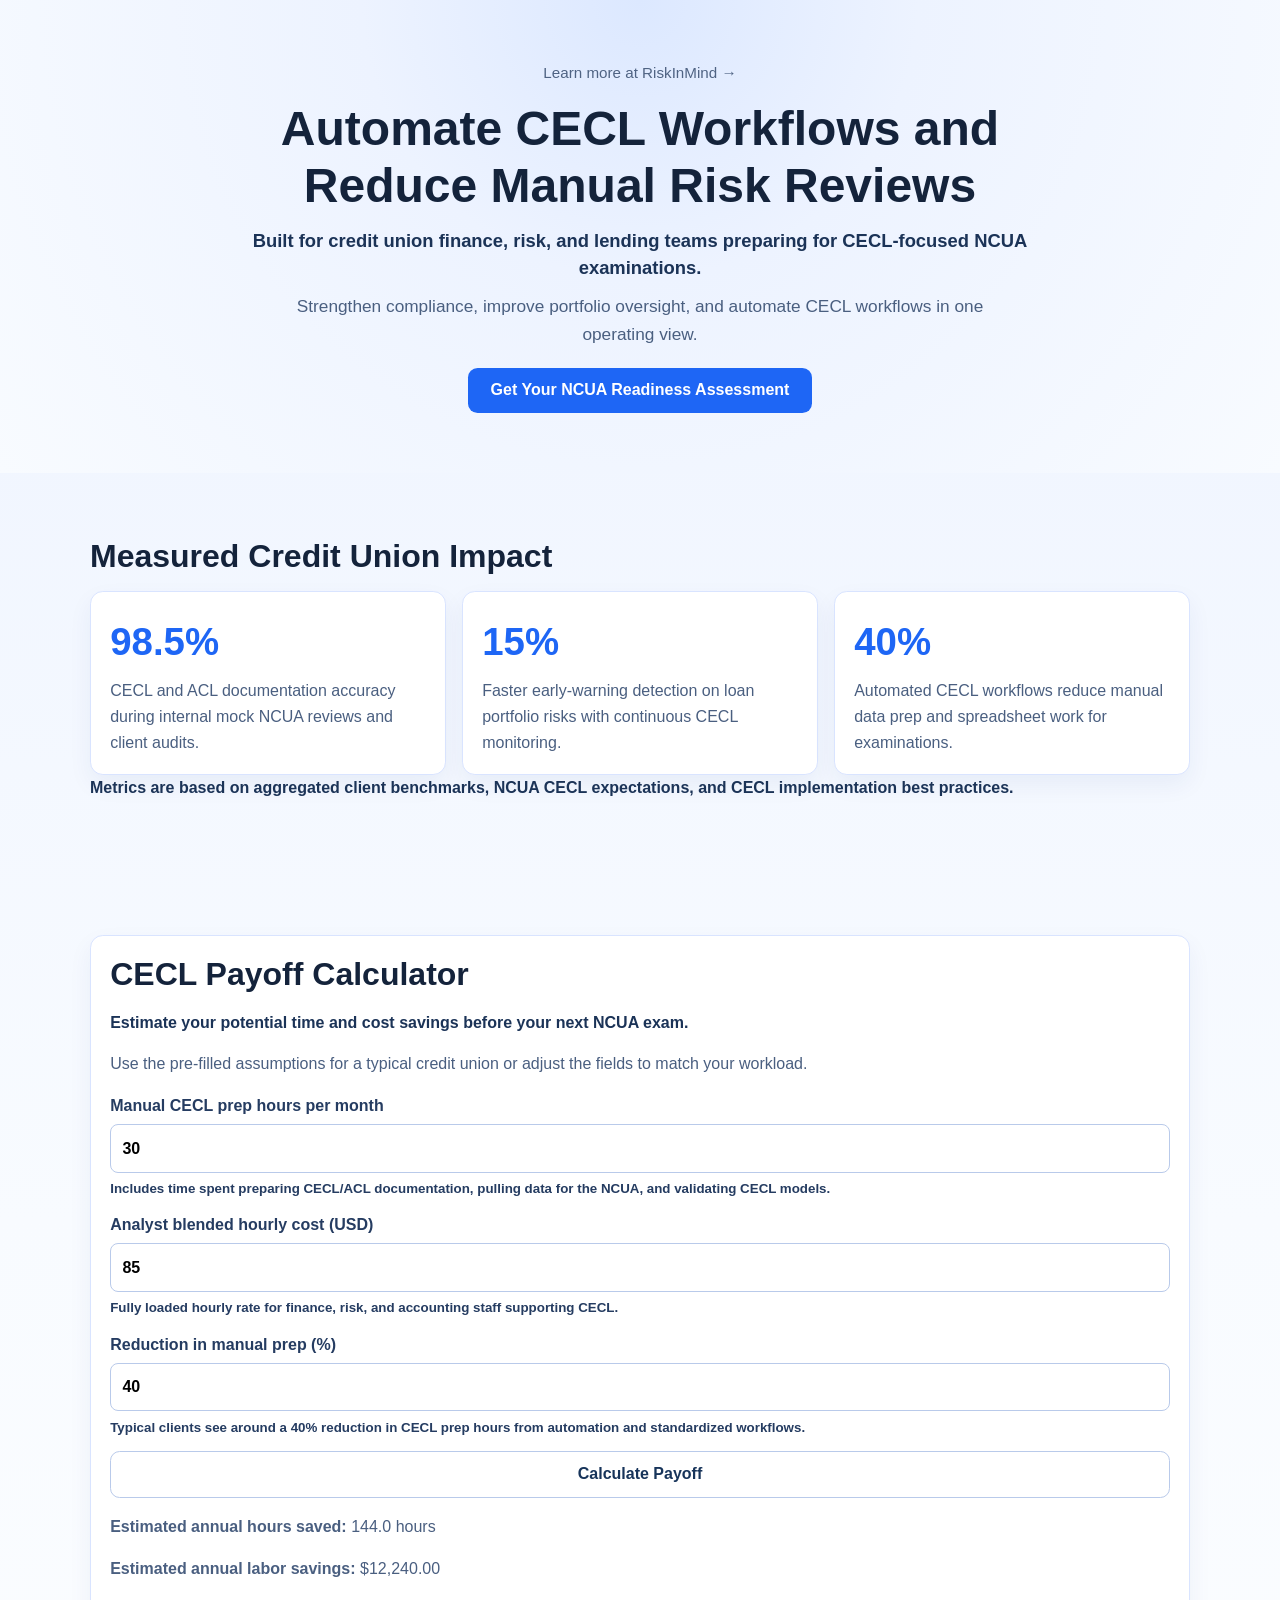
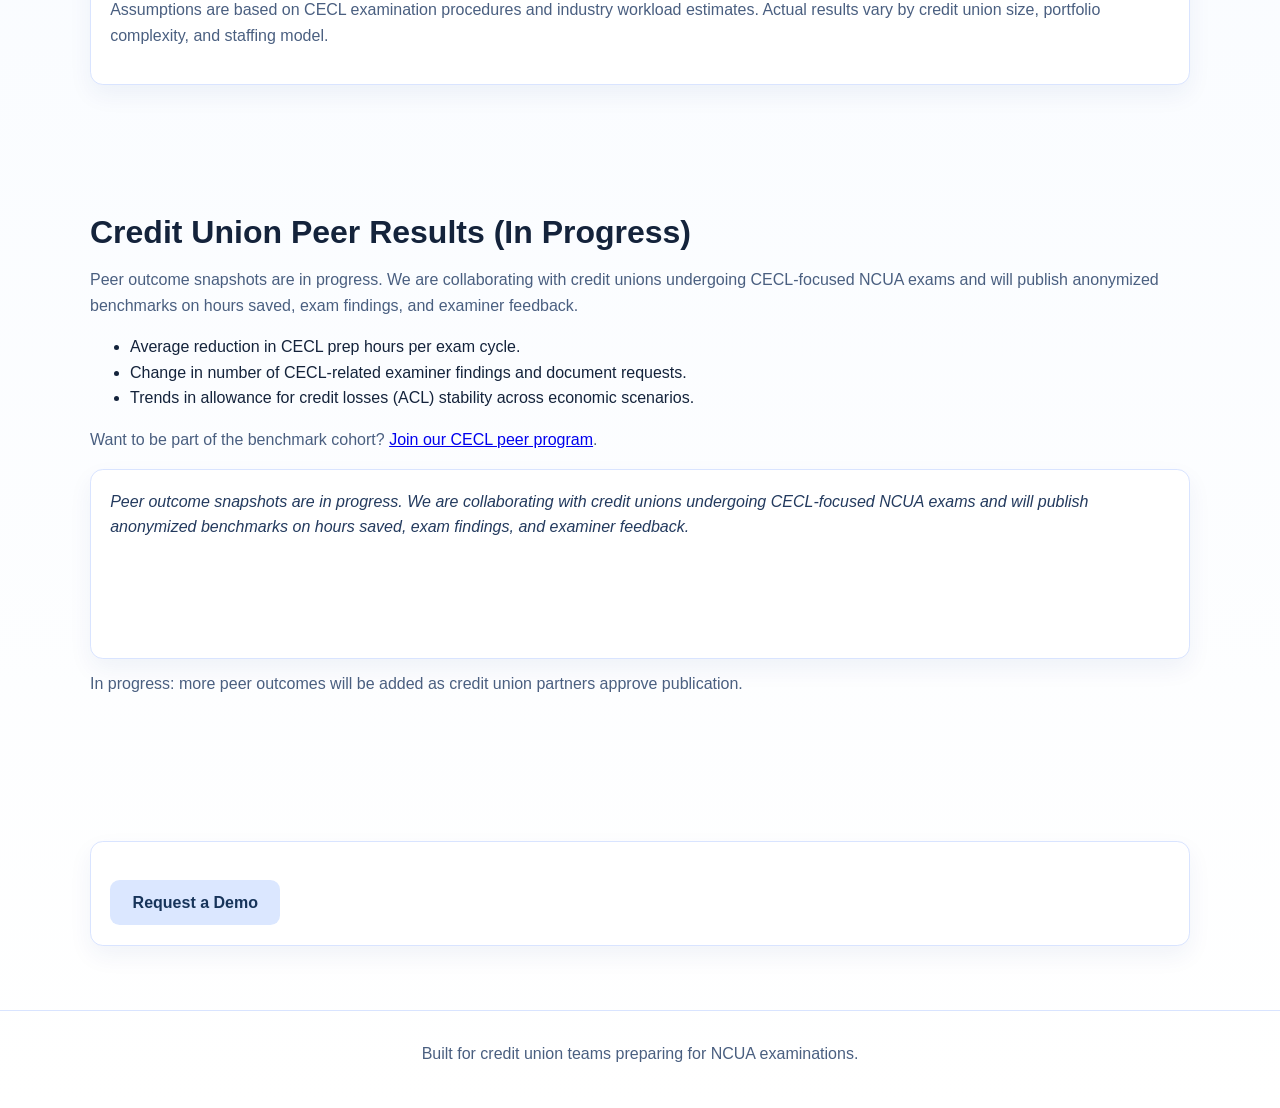
<file: index.html>
<!DOCTYPE html>
<html lang="en">
  <head>
    <meta charset="UTF-8" />
    <meta name="viewport" content="width=device-width, initial-scale=1.0" />
    <title>AI-Powered Compliance for Credit Unions</title>
    <!-- Google tag (gtag.js) -->
    <script async src="https://www.googletagmanager.com/gtag/js?id=G-9Q48M17PFB"></script>
    <script>
      window.dataLayer = window.dataLayer || [];
      function gtag(){dataLayer.push(arguments);}

      gtag('js', new Date());

      gtag('config', 'G-9Q48M17PFB', {
        transport_type: 'beacon'
      });

      gtag('event', 'page_view');
    </script>
    <link rel="stylesheet" href="styles.css" />
  </head>
  <body data-testimonials-src="testimonials.json">
    <header class="hero">
      <div class="container hero-content">
        <a
          class="brand-link"
          href="https://riskinmind.ai"
          target="_blank"
          rel="noopener noreferrer"
          >Learn more at RiskInMind &rarr;</a
        >
        <h1 id="heroHeadline">Be Ready Before Your Next NCUA CECL Examination</h1>
        <p class="hero-credibility">
          Built for credit union finance, risk, and lending teams preparing for
          CECL-focused NCUA examinations.
        </p>
        <p class="hero-subheadline">
          Strengthen compliance, improve portfolio oversight, and automate CECL
          workflows in one operating view.
        </p>
        <a
          href="https://meetings-na2.hubspot.com/raj-kunwar"
          target="_blank"
          rel="noopener noreferrer"
        >
          <button id="ctaButton" class="btn-primary" type="button">Schedule Demo</button>
        </a>
      </div>
    </header>

    <main>
      <section class="stats section" id="impact-stats">
        <div class="container">
          <h2>Measured Credit Union Impact</h2>
          <div class="stats-grid">
            <article class="stat-card">
              <p class="stat-number">98.5%</p>
              <p class="stat-label">
                CECL and ACL documentation accuracy during internal mock NCUA
                reviews and client audits.
              </p>
            </article>
            <article class="stat-card">
              <p class="stat-number">15%</p>
              <p class="stat-label">
                Faster early-warning detection on loan portfolio risks with
                continuous CECL monitoring.
              </p>
            </article>
            <article class="stat-card">
              <p class="stat-number">40%</p>
              <p class="stat-label">
                Automated CECL workflows reduce manual data prep and spreadsheet
                work for examinations.
              </p>
            </article>
          </div>
          <p class="section-kicker">
            Metrics are based on aggregated client benchmarks, NCUA CECL
            expectations, and CECL implementation best practices.
          </p>
        </div>
      </section>

      <section class="calculator section" id="cecl-payoff-calculator">
        <div class="container calculator-content">
          <h2>CECL Payoff Calculator</h2>
          <p class="section-kicker">
            Estimate your potential time and cost savings before your next NCUA
            exam.
          </p>
          <p>
            Use the pre-filled assumptions for a typical credit union or adjust
            the fields to match your workload.
          </p>
          <form id="ceclCalculatorForm" class="calculator-form">
            <label>
              Manual CECL prep hours per month
              <input
                id="monthlyHours"
                type="number"
                min="0"
                step="0.1"
                value="30"
                required
              />
              <small>
                Includes time spent preparing CECL/ACL documentation, pulling
                data for the NCUA, and validating CECL models.
              </small>
            </label>
            <label>
              Analyst blended hourly cost (USD)
              <input
                id="hourlyCost"
                type="number"
                min="0"
                step="0.01"
                value="85"
                required
              />
              <small>
                Fully loaded hourly rate for finance, risk, and accounting
                staff supporting CECL.
              </small>
            </label>
            <label>
              Reduction in manual prep (%)
              <input
                id="reductionPercent"
                type="number"
                min="0"
                max="100"
                step="0.1"
                value="40"
                required
              />
              <small>
                Typical clients see around a 40% reduction in CECL prep hours
                from automation and standardized workflows.
              </small>
            </label>
            <button type="submit" class="btn-form-action">Calculate Payoff</button>
          </form>
          <div id="calculatorResults" class="calculator-results" aria-live="polite"></div>
          <p>
            Assumptions are based on CECL examination procedures and industry
            workload estimates. Actual results vary by credit union size,
            portfolio complexity, and staffing model.
          </p>
        </div>
      </section>

      <section class="testimonials section" id="peer-results">
        <div class="container">
          <h2>Credit Union Peer Results (In Progress)</h2>
          <p>
            Peer outcome snapshots are in progress. We are collaborating with
            credit unions undergoing CECL-focused NCUA exams and will publish
            anonymized benchmarks on hours saved, exam findings, and examiner
            feedback.
          </p>
          <ul>
            <li>Average reduction in CECL prep hours per exam cycle.</li>
            <li>
              Change in number of CECL-related examiner findings and document
              requests.
            </li>
            <li>
              Trends in allowance for credit losses (ACL) stability across
              economic scenarios.
            </li>
          </ul>
          <p>
            Want to be part of the benchmark cohort?
            <a href="#schedule-demo">Join our CECL peer program</a>.
          </p>
          <div class="carousel-shell">
            <div id="testimonialContainer" class="testimonial-carousel" aria-live="polite"></div>
          </div>
          <p id="testimonialStatus" class="testimonial-status"></p>
        </div>
      </section>

      <section class="schedule-demo section" id="schedule-demo">
        <div class="container schedule-demo-content">
          <a
            href="https://meetings-na2.hubspot.com/raj-kunwar"
            target="_blank"
            rel="noopener noreferrer"
          >
            <button class="btn-secondary" type="button">Request a Demo</button>
          </a>
        </div>
      </section>

    </main>

    <footer class="site-footer">
      <p>Built for credit union teams preparing for NCUA examinations.</p>
    </footer>

    <script src="script.js"></script>
  </body>
</html>
</file>
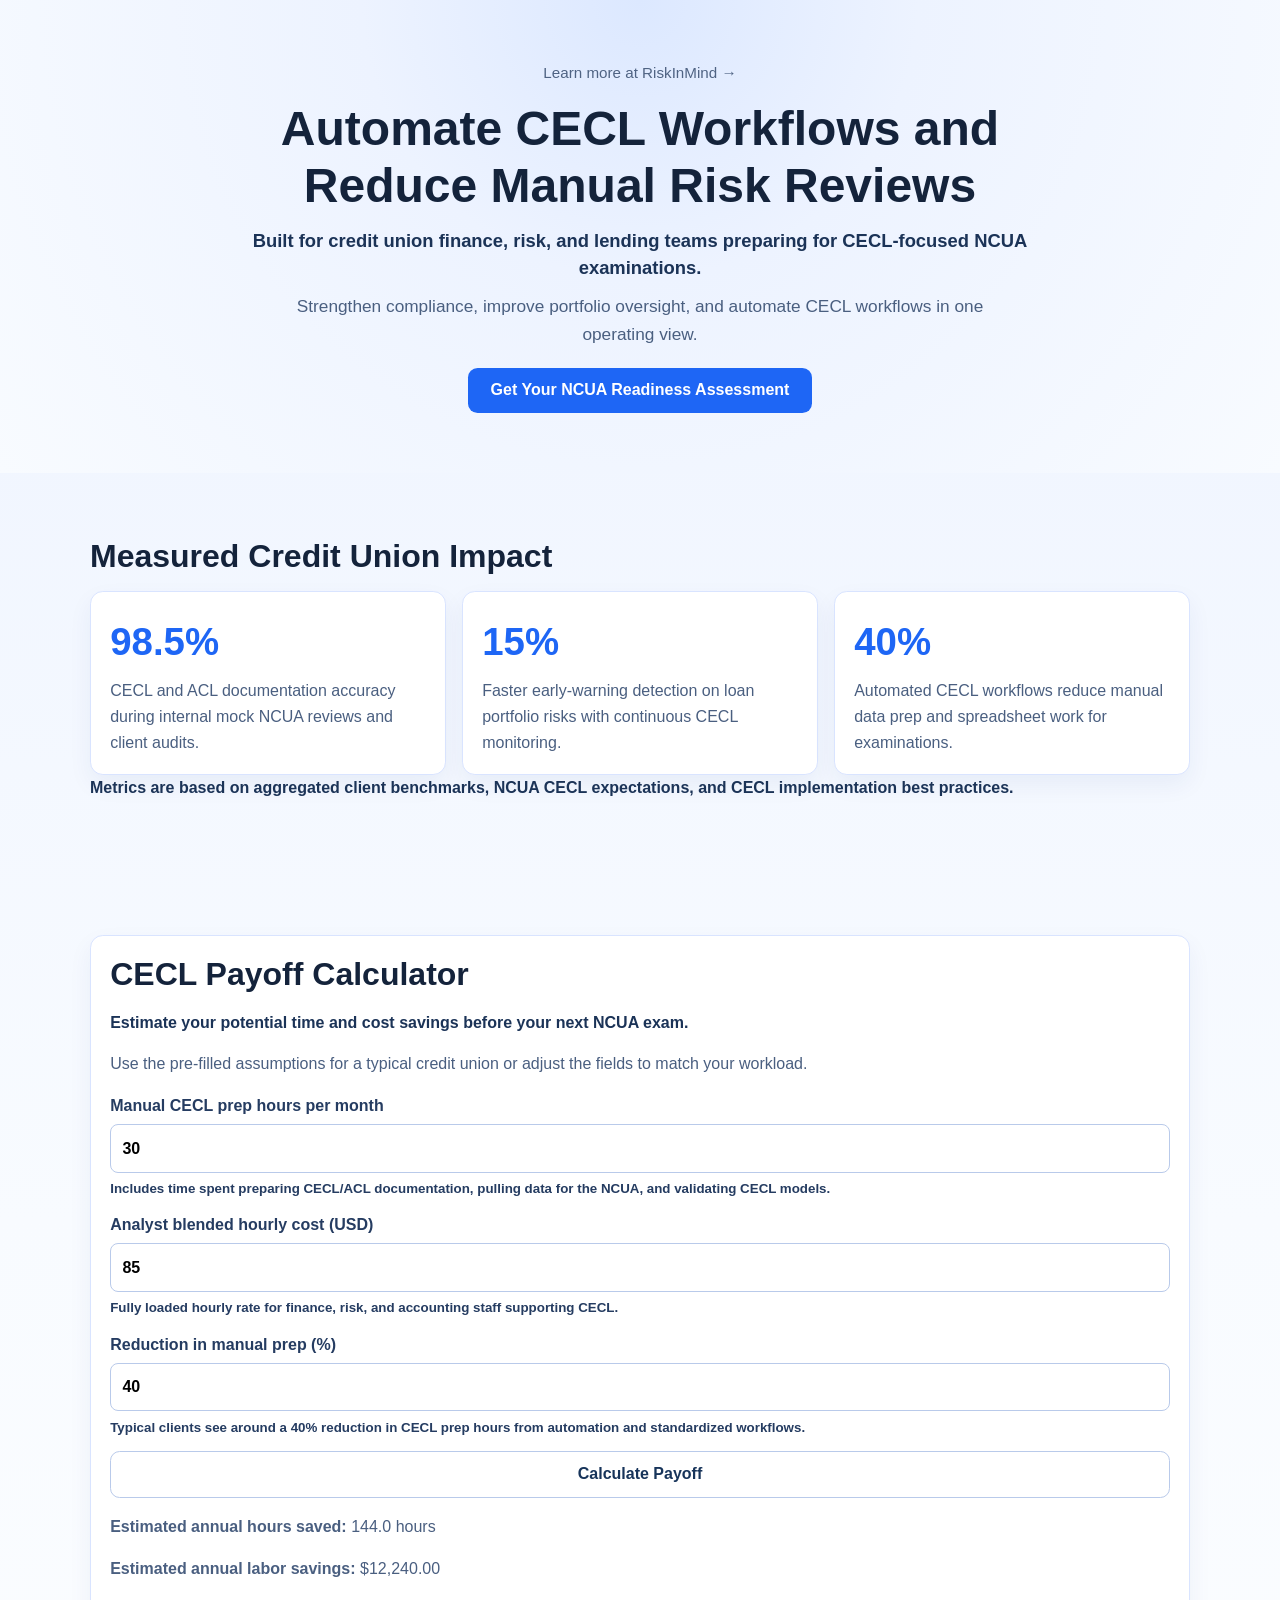
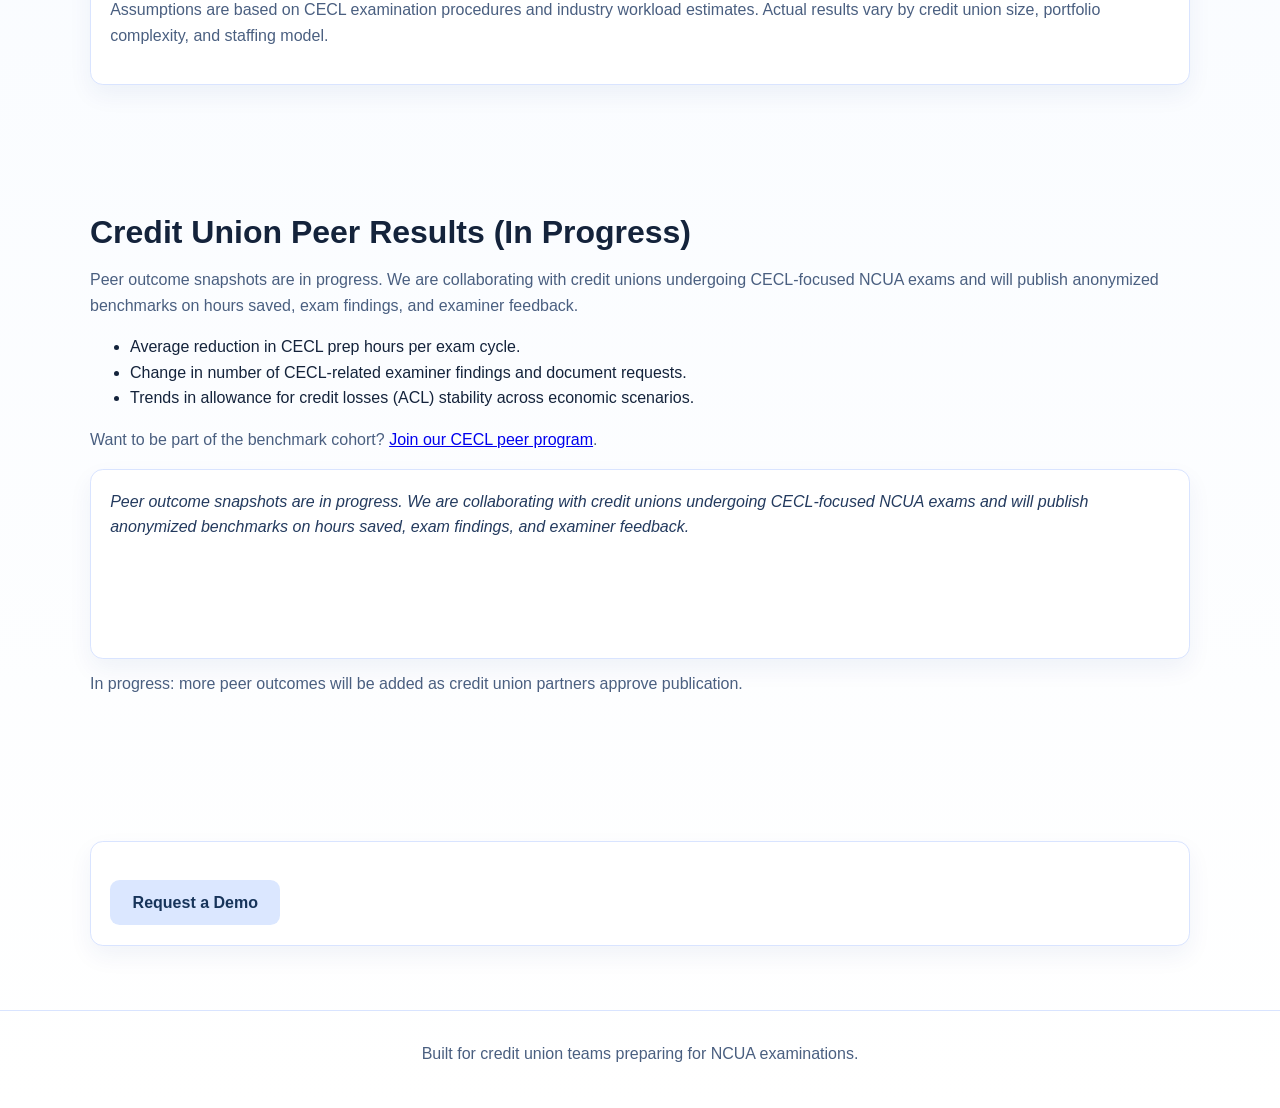
<file: credit-unions/index.html>
<!DOCTYPE html>
<html lang="en">
  <head>
    <meta charset="UTF-8" />
    <meta name="viewport" content="width=device-width, initial-scale=1.0" />
    <title>AI-Powered Compliance for Credit Unions</title>
    <!-- Google tag (gtag.js) -->
    <script async src="https://www.googletagmanager.com/gtag/js?id=G-9Q48M17PFB"></script>
    <script>
      window.dataLayer = window.dataLayer || [];
      function gtag(){dataLayer.push(arguments);}

      gtag('js', new Date());

      gtag('config', 'G-9Q48M17PFB', {
        transport_type: 'beacon'
      });

      gtag('event', 'page_view');
    </script>
    <link rel="stylesheet" href="../styles.css" />
  </head>
  <body data-testimonials-src="../testimonials.json">
    <header class="hero">
      <div class="container hero-content">
        <a
          class="brand-link"
          href="https://riskinmind.ai"
          target="_blank"
          rel="noopener noreferrer"
          >Learn more at RiskInMind &rarr;</a
        >
        <h1 id="heroHeadline">Be Ready Before Your Next NCUA CECL Examination</h1>
        <p class="hero-credibility">
          Built for credit union finance, risk, and lending teams preparing for
          CECL-focused NCUA examinations.
        </p>
        <p class="hero-subheadline">
          Strengthen compliance, improve portfolio oversight, and automate CECL
          workflows in one operating view.
        </p>
        <a
          href="https://meetings-na2.hubspot.com/raj-kunwar"
          target="_blank"
          rel="noopener noreferrer"
        >
          <button id="ctaButton" class="btn-primary" type="button">Schedule Demo</button>
        </a>
      </div>
    </header>

    <main>
      <section class="stats section" id="impact-stats">
        <div class="container">
          <h2>Measured Credit Union Impact</h2>
          <div class="stats-grid">
            <article class="stat-card">
              <p class="stat-number">98.5%</p>
              <p class="stat-label">
                CECL and ACL documentation accuracy during internal mock NCUA
                reviews and client audits.
              </p>
            </article>
            <article class="stat-card">
              <p class="stat-number">15%</p>
              <p class="stat-label">
                Faster early-warning detection on loan portfolio risks with
                continuous CECL monitoring.
              </p>
            </article>
            <article class="stat-card">
              <p class="stat-number">40%</p>
              <p class="stat-label">
                Automated CECL workflows reduce manual data prep and spreadsheet
                work for examinations.
              </p>
            </article>
          </div>
          <p class="section-kicker">
            Metrics are based on aggregated client benchmarks, NCUA CECL
            expectations, and CECL implementation best practices.
          </p>
        </div>
      </section>

      <section class="calculator section" id="cecl-payoff-calculator">
        <div class="container calculator-content">
          <h2>CECL Payoff Calculator</h2>
          <p class="section-kicker">
            Estimate your potential time and cost savings before your next NCUA
            exam.
          </p>
          <p>
            Use the pre-filled assumptions for a typical credit union or adjust
            the fields to match your workload.
          </p>
          <form id="ceclCalculatorForm" class="calculator-form">
            <label>
              Manual CECL prep hours per month
              <input
                id="monthlyHours"
                type="number"
                min="0"
                step="0.1"
                value="30"
                required
              />
              <small>
                Includes time spent preparing CECL/ACL documentation, pulling
                data for the NCUA, and validating CECL models.
              </small>
            </label>
            <label>
              Analyst blended hourly cost (USD)
              <input
                id="hourlyCost"
                type="number"
                min="0"
                step="0.01"
                value="85"
                required
              />
              <small>
                Fully loaded hourly rate for finance, risk, and accounting
                staff supporting CECL.
              </small>
            </label>
            <label>
              Reduction in manual prep (%)
              <input
                id="reductionPercent"
                type="number"
                min="0"
                max="100"
                step="0.1"
                value="40"
                required
              />
              <small>
                Typical clients see around a 40% reduction in CECL prep hours
                from automation and standardized workflows.
              </small>
            </label>
            <button type="submit" class="btn-form-action">Calculate Payoff</button>
          </form>
          <div id="calculatorResults" class="calculator-results" aria-live="polite"></div>
          <p>
            Assumptions are based on CECL examination procedures and industry
            workload estimates. Actual results vary by credit union size,
            portfolio complexity, and staffing model.
          </p>
        </div>
      </section>

      <section class="testimonials section" id="peer-results">
        <div class="container">
          <h2>Credit Union Peer Results (In Progress)</h2>
          <p>
            Peer outcome snapshots are in progress. We are collaborating with
            credit unions undergoing CECL-focused NCUA exams and will publish
            anonymized benchmarks on hours saved, exam findings, and examiner
            feedback.
          </p>
          <ul>
            <li>Average reduction in CECL prep hours per exam cycle.</li>
            <li>
              Change in number of CECL-related examiner findings and document
              requests.
            </li>
            <li>
              Trends in allowance for credit losses (ACL) stability across
              economic scenarios.
            </li>
          </ul>
          <p>
            Want to be part of the benchmark cohort?
            <a href="#schedule-demo">Join our CECL peer program</a>.
          </p>
          <div class="carousel-shell">
            <div id="testimonialContainer" class="testimonial-carousel" aria-live="polite"></div>
          </div>
          <p id="testimonialStatus" class="testimonial-status"></p>
        </div>
      </section>

      <section class="schedule-demo section" id="schedule-demo">
        <div class="container schedule-demo-content">
          <a
            href="https://meetings-na2.hubspot.com/raj-kunwar"
            target="_blank"
            rel="noopener noreferrer"
          >
            <button class="btn-secondary" type="button">Request a Demo</button>
          </a>
        </div>
      </section>

    </main>

    <footer class="site-footer">
      <p>Built for credit union teams preparing for NCUA examinations.</p>
    </footer>

    <script src="../script.js"></script>
  </body>
</html>
</file>
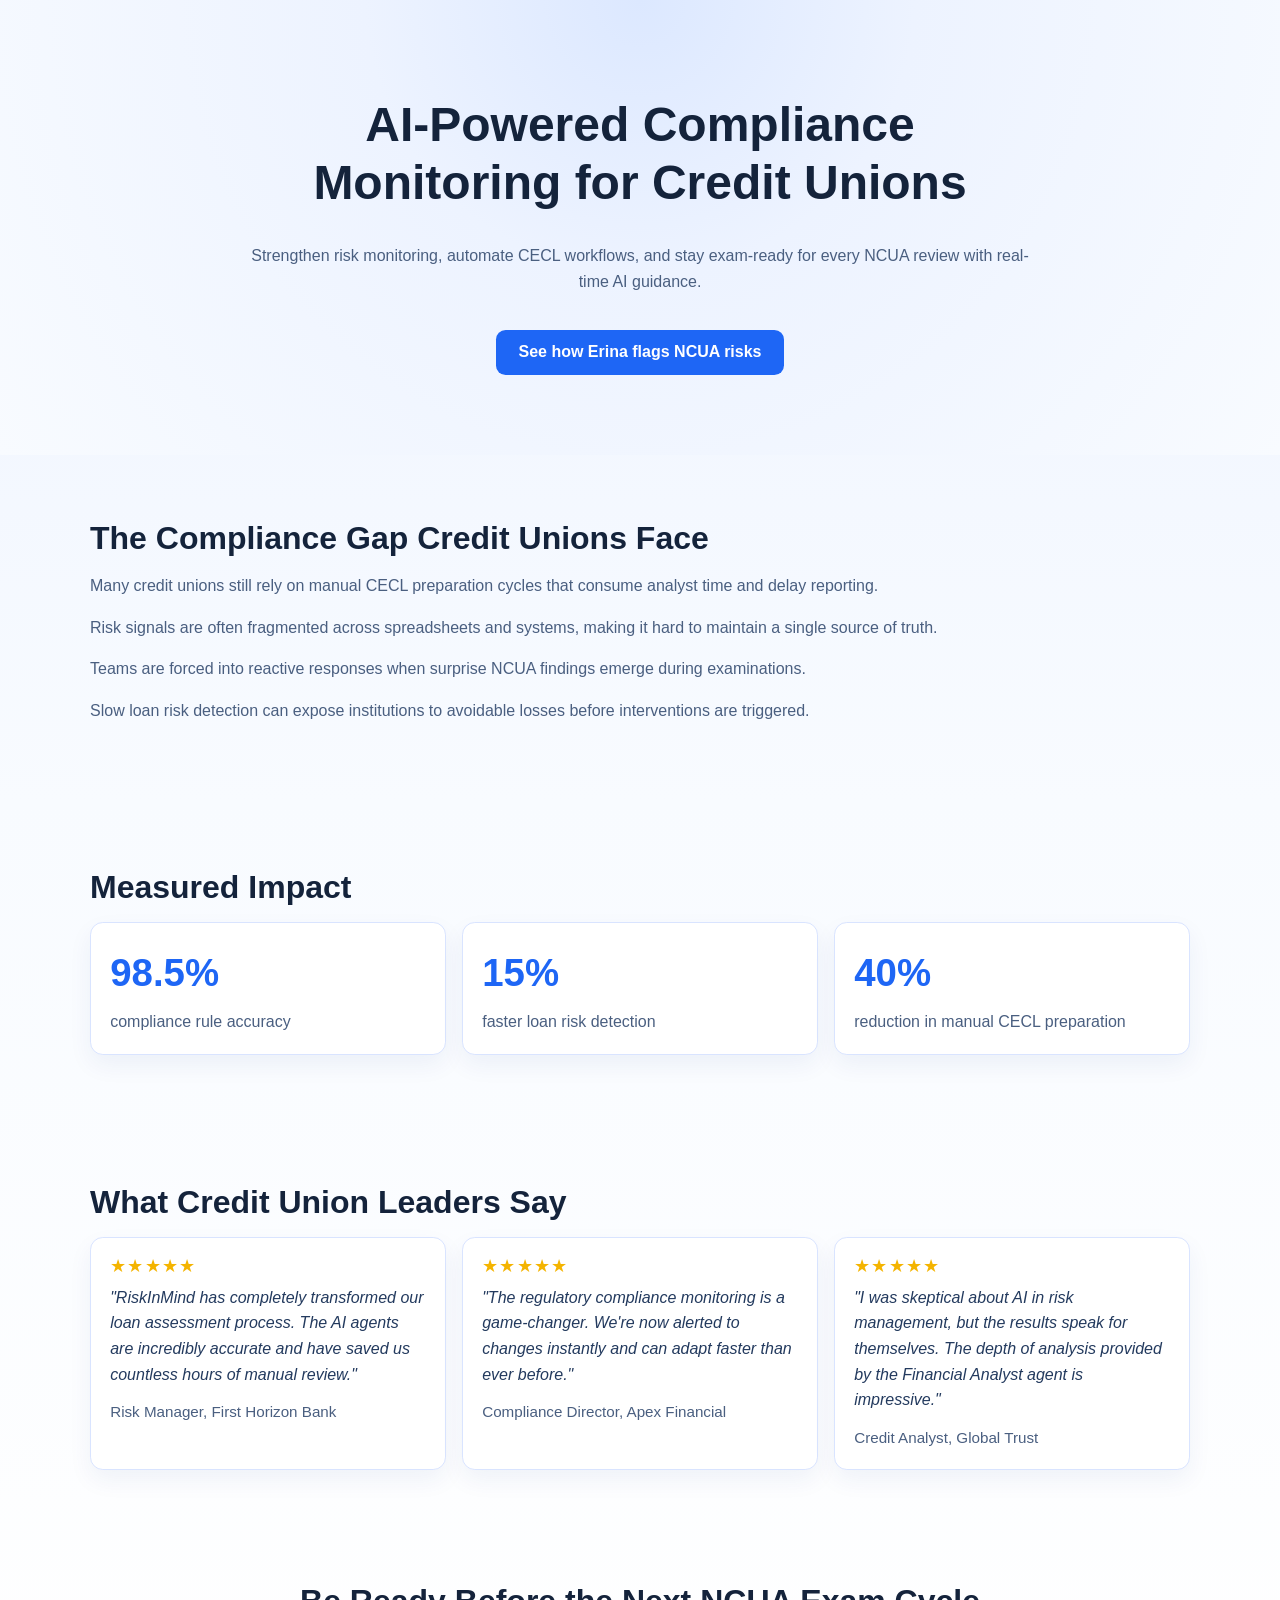
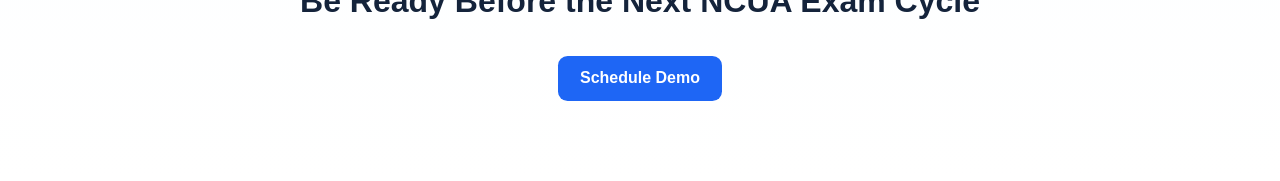
<file: cu-landing-page/index.html>
<!DOCTYPE html>
<html lang="en">
  <head>
    <meta charset="UTF-8" />
    <meta name="viewport" content="width=device-width, initial-scale=1.0" />
    <title>AI Compliance Monitoring for Credit Unions</title>
    <link rel="stylesheet" href="styles.css" />
  </head>
  <body>
    <header class="hero">
      <div class="container hero-content">
        <h1>AI-Powered Compliance Monitoring for Credit Unions</h1>
        <p>
          Strengthen risk monitoring, automate CECL workflows, and stay exam-ready
          for every NCUA review with real-time AI guidance.
        </p>
        <button id="ctaButton" class="btn-primary">Schedule Demo</button>
      </div>
    </header>

    <main>
      <section class="problem section">
        <div class="container">
          <h2>The Compliance Gap Credit Unions Face</h2>
          <p>
            Many credit unions still rely on manual CECL preparation cycles that
            consume analyst time and delay reporting.
          </p>
          <p>
            Risk signals are often fragmented across spreadsheets and systems,
            making it hard to maintain a single source of truth.
          </p>
          <p>
            Teams are forced into reactive responses when surprise NCUA findings
            emerge during examinations.
          </p>
          <p>
            Slow loan risk detection can expose institutions to avoidable losses
            before interventions are triggered.
          </p>
        </div>
      </section>

      <section class="stats section">
        <div class="container">
          <h2>Measured Impact</h2>
          <div class="stats-grid">
            <article class="stat-card">
              <p class="stat-number">98.5%</p>
              <p class="stat-label">compliance rule accuracy</p>
            </article>
            <article class="stat-card">
              <p class="stat-number">15%</p>
              <p class="stat-label">faster loan risk detection</p>
            </article>
            <article class="stat-card">
              <p class="stat-number">40%</p>
              <p class="stat-label">reduction in manual CECL preparation</p>
            </article>
          </div>
        </div>
      </section>

      <section class="testimonials section">
        <div class="container">
          <h2>What Credit Union Leaders Say</h2>
          <div id="testimonialContainer" class="testimonial-grid"></div>
        </div>
      </section>

      <section class="final-cta section">
        <div class="container final-cta-content">
          <h2>Be Ready Before the Next NCUA Exam Cycle</h2>
          <button class="btn-primary">Schedule Demo</button>
        </div>
      </section>
    </main>

    <script src="script.js"></script>
  </body>
</html>
</file>
<file: styles.css>
:root {
  --bg: #f4f8ff;
  --text: #14233b;
  --muted: #4a5f80;
  --card: #ffffff;
  --accent: #1e66f5;
  --accent-dark: #0f4fd6;
  --border: #d9e4ff;
}

* {
  box-sizing: border-box;
}

body {
  margin: 0;
  font-family: "Segoe UI", Tahoma, Geneva, Verdana, sans-serif;
  color: var(--text);
  background: linear-gradient(180deg, #edf3ff 0%, #f8fbff 45%, #ffffff 100%);
  line-height: 1.6;
}

.container {
  width: min(1100px, 92%);
  margin: 0 auto;
}

.section {
  padding: 4rem 0;
}

.hero {
  padding: 60px 20px;
  text-align: center;
  background: radial-gradient(circle at top, #dce8ff 0%, #edf3ff 35%, #f8fbff 100%);
}

.hero-content {
  max-width: 780px;
  margin: 0 auto;
}

.brand-link {
  display: inline-block;
  margin-bottom: 0.9rem;
  color: #4f6383;
  font-size: 0.95rem;
  font-weight: 500;
  text-decoration: none;
}

.brand-link:hover {
  color: var(--accent);
  text-decoration: underline;
}

h1,
h2 {
  margin-top: 0;
  line-height: 1.2;
}

h1 {
  font-size: clamp(2rem, 3.8vw, 3rem);
  margin-bottom: 0.85rem;
}

.hero-credibility {
  margin: 0 0 0.7rem;
  color: #1b3357;
  font-size: clamp(1rem, 1.6vw, 1.15rem);
  font-weight: 600;
  line-height: 1.45;
}

.hero-subheadline {
  margin: 0 auto;
  max-width: 720px;
  color: var(--muted);
  font-size: clamp(0.98rem, 1.45vw, 1.08rem);
  line-height: 1.6;
}

h2 {
  font-size: clamp(1.5rem, 2.6vw, 2rem);
  margin-bottom: 1rem;
}

p {
  color: var(--muted);
}

.btn-primary,
.btn-secondary,
.carousel-button {
  display: inline-flex;
  align-items: center;
  justify-content: center;
  margin-top: 1.2rem;
  border: none;
  border-radius: 0.6rem;
  background: var(--accent);
  color: #fff;
  padding: 0.85rem 1.4rem;
  font-weight: 600;
  font-size: 1rem;
  cursor: pointer;
  transition: background-color 0.2s ease, transform 0.2s ease;
  text-decoration: none;
}

.btn-primary:hover,
.btn-secondary:hover,
.carousel-button:hover {
  background: var(--accent-dark);
  transform: translateY(-1px);
}

.btn-secondary {
  background: #dbe7ff;
  color: #17345a;
}

.btn-secondary:hover {
  color: #ffffff;
}

.btn-form-action {
  border: 1px solid #b9caea;
  border-radius: 0.6rem;
  background: #ffffff;
  color: #17345a;
  padding: 0.85rem 1.4rem;
  font-weight: 600;
  font-size: 1rem;
  cursor: pointer;
}

.btn-form-action:hover {
  background: #eff5ff;
}

.section-kicker {
  margin: 0 0 0.4rem;
  color: #1b3357;
  font-weight: 600;
}

.stats-grid {
  display: grid;
  gap: 1rem;
  grid-template-columns: repeat(3, minmax(0, 1fr));
}

.stat-card,
.testimonial-card,
.calculator-content,
.schedule-demo-content {
  background: var(--card);
  border: 1px solid var(--border);
  border-radius: 0.8rem;
  padding: 1.2rem;
  box-shadow: 0 10px 24px rgba(17, 57, 135, 0.06);
}

.stat-number {
  font-size: clamp(1.9rem, 3vw, 2.6rem);
  font-weight: 700;
  color: var(--accent);
  margin: 0;
}

.stat-label {
  margin: 0.35rem 0 0;
  color: var(--muted);
}

.calculator-form,
.demo-form {
  display: grid;
  gap: 0.8rem;
  margin-top: 1rem;
}

.calculator-form label,
.demo-form label {
  display: grid;
  gap: 0.35rem;
  color: #253c61;
  font-weight: 600;
}

input,
select {
  border: 1px solid #b9caea;
  border-radius: 0.5rem;
  padding: 0.65rem 0.7rem;
  font: inherit;
}

.calculator-results,
.demo-status,
.testimonial-status {
  margin-top: 0.8rem;
  min-height: 1.3rem;
}

.carousel-shell {
  display: block;
}

.testimonial-carousel {
  min-height: 190px;
  display: grid;
}

.testimonial-card {
  margin: 0;
}

.testimonial-quote {
  font-style: italic;
  color: #233a5e;
  margin: 0 0 0.8rem;
}

.testimonial-meta {
  margin: 0;
  color: var(--muted);
  font-size: 0.95rem;
}

.site-footer {
  text-align: center;
  padding: 1.5rem 1rem 2.2rem;
  border-top: 1px solid var(--border);
}

.site-footer p {
  margin: 0.4rem 0;
}

.site-footer a {
  color: var(--accent);
  font-weight: 600;
  text-decoration: none;
}

.site-footer a:hover {
  color: var(--accent-dark);
  text-decoration: underline;
}

@media (max-width: 900px) {
  .stats-grid {
    grid-template-columns: 1fr;
  }

  .section {
    padding: 3rem 0;
  }

  .hero {
    padding: 52px 18px 46px;
  }

  .brand-link {
    margin-bottom: 0.8rem;
    font-size: 0.9rem;
  }

  .hero-credibility {
    margin-bottom: 0.6rem;
  }

  .carousel-shell {
    display: block;
  }
}
</file>
<file: cu-landing-page/styles.css>
:root {
  --bg: #f4f8ff;
  --text: #14233b;
  --muted: #4a5f80;
  --card: #ffffff;
  --accent: #1e66f5;
  --accent-dark: #0f4fd6;
  --border: #d9e4ff;
}

* {
  box-sizing: border-box;
}

body {
  margin: 0;
  font-family: "Segoe UI", Tahoma, Geneva, Verdana, sans-serif;
  color: var(--text);
  background: linear-gradient(180deg, #edf3ff 0%, #f8fbff 45%, #ffffff 100%);
  line-height: 1.6;
}

.container {
  width: min(1100px, 92%);
  margin: 0 auto;
}

.section {
  padding: 4rem 0;
}

.hero {
  padding: 6rem 0 5rem;
  text-align: center;
  background: radial-gradient(circle at top, #dce8ff 0%, #edf3ff 35%, #f8fbff 100%);
}

.hero-content {
  max-width: 780px;
}

h1,
h2 {
  margin-top: 0;
  line-height: 1.2;
}

h1 {
  font-size: clamp(2rem, 3.8vw, 3rem);
}

h2 {
  font-size: clamp(1.5rem, 2.6vw, 2rem);
  margin-bottom: 1rem;
}

p {
  color: var(--muted);
}

.btn-primary {
  margin-top: 1.2rem;
  border: none;
  border-radius: 0.6rem;
  background: var(--accent);
  color: #fff;
  padding: 0.85rem 1.4rem;
  font-weight: 600;
  font-size: 1rem;
  cursor: pointer;
  transition: background-color 0.2s ease, transform 0.2s ease;
}

.btn-primary:hover {
  background: var(--accent-dark);
  transform: translateY(-1px);
}

.stats-grid,
.testimonial-grid {
  display: grid;
  gap: 1rem;
}

.stats-grid {
  grid-template-columns: repeat(3, minmax(0, 1fr));
}

.stat-card,
.testimonial-card {
  background: var(--card);
  border: 1px solid var(--border);
  border-radius: 0.8rem;
  padding: 1.2rem;
  box-shadow: 0 10px 24px rgba(17, 57, 135, 0.06);
}

.stat-number {
  font-size: clamp(1.9rem, 3vw, 2.6rem);
  font-weight: 700;
  color: var(--accent);
  margin: 0;
}

.stat-label {
  margin: 0.35rem 0 0;
  color: var(--muted);
}

.testimonial-grid {
  grid-template-columns: repeat(3, minmax(0, 1fr));
}

.testimonial-quote {
  font-style: italic;
  color: #233a5e;
  margin: 0 0 0.8rem;
}

.testimonial-stars {
  margin: 0 0 0.6rem;
  color: #f4b400;
  font-size: 1.1rem;
  letter-spacing: 0.08rem;
  line-height: 1;
}

.testimonial-meta {
  margin: 0;
  color: var(--muted);
  font-size: 0.95rem;
}

.final-cta {
  text-align: center;
  padding-top: 3rem;
  padding-bottom: 5rem;
}

.final-cta-content {
  max-width: 760px;
}

@media (max-width: 900px) {
  .stats-grid,
  .testimonial-grid {
    grid-template-columns: 1fr;
  }

  .section {
    padding: 3rem 0;
  }

  .hero {
    padding-top: 4.5rem;
    padding-bottom: 3.5rem;
  }
}
</file>
